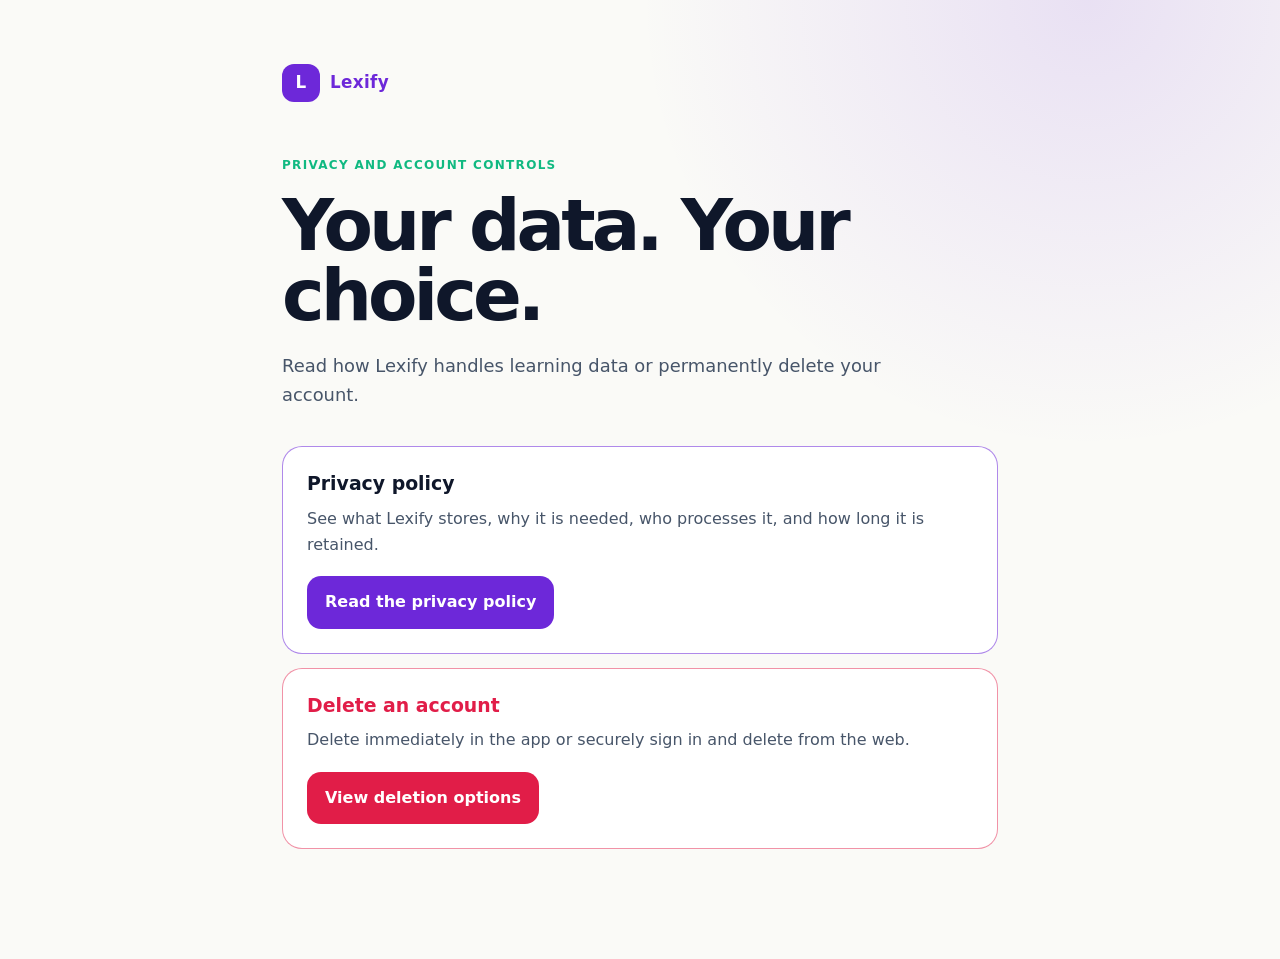
<file: public/index.html>
<!doctype html>
<html lang="en">
  <head>
    <meta charset="utf-8" />
    <meta name="viewport" content="width=device-width, initial-scale=1" />
    <meta name="description" content="Lexify privacy and account controls." />
    <title>Lexify &middot; Privacy and account controls</title>
    <link rel="stylesheet" href="legal.css" />
  </head>
  <body>
    <main>
      <div class="brand"><span class="brand-mark" aria-hidden="true">L</span> Lexify</div>
      <header>
        <div class="eyebrow">Privacy and account controls</div>
        <h1>Your data. Your choice.</h1>
        <p class="lede">Read how Lexify handles learning data or permanently delete your account.</p>
      </header>
      <section>
        <h2>Privacy policy</h2>
        <p>See what Lexify stores, why it is needed, who processes it, and how long it is retained.</p>
        <a class="button" href="privacy/">Read the privacy policy</a>
      </section>
      <section class="warning">
        <h2>Delete an account</h2>
        <p>Delete immediately in the app or securely sign in and delete from the web.</p>
        <a class="button danger" href="account-deletion/">View deletion options</a>
      </section>
    </main>
  </body>
</html>
</file>
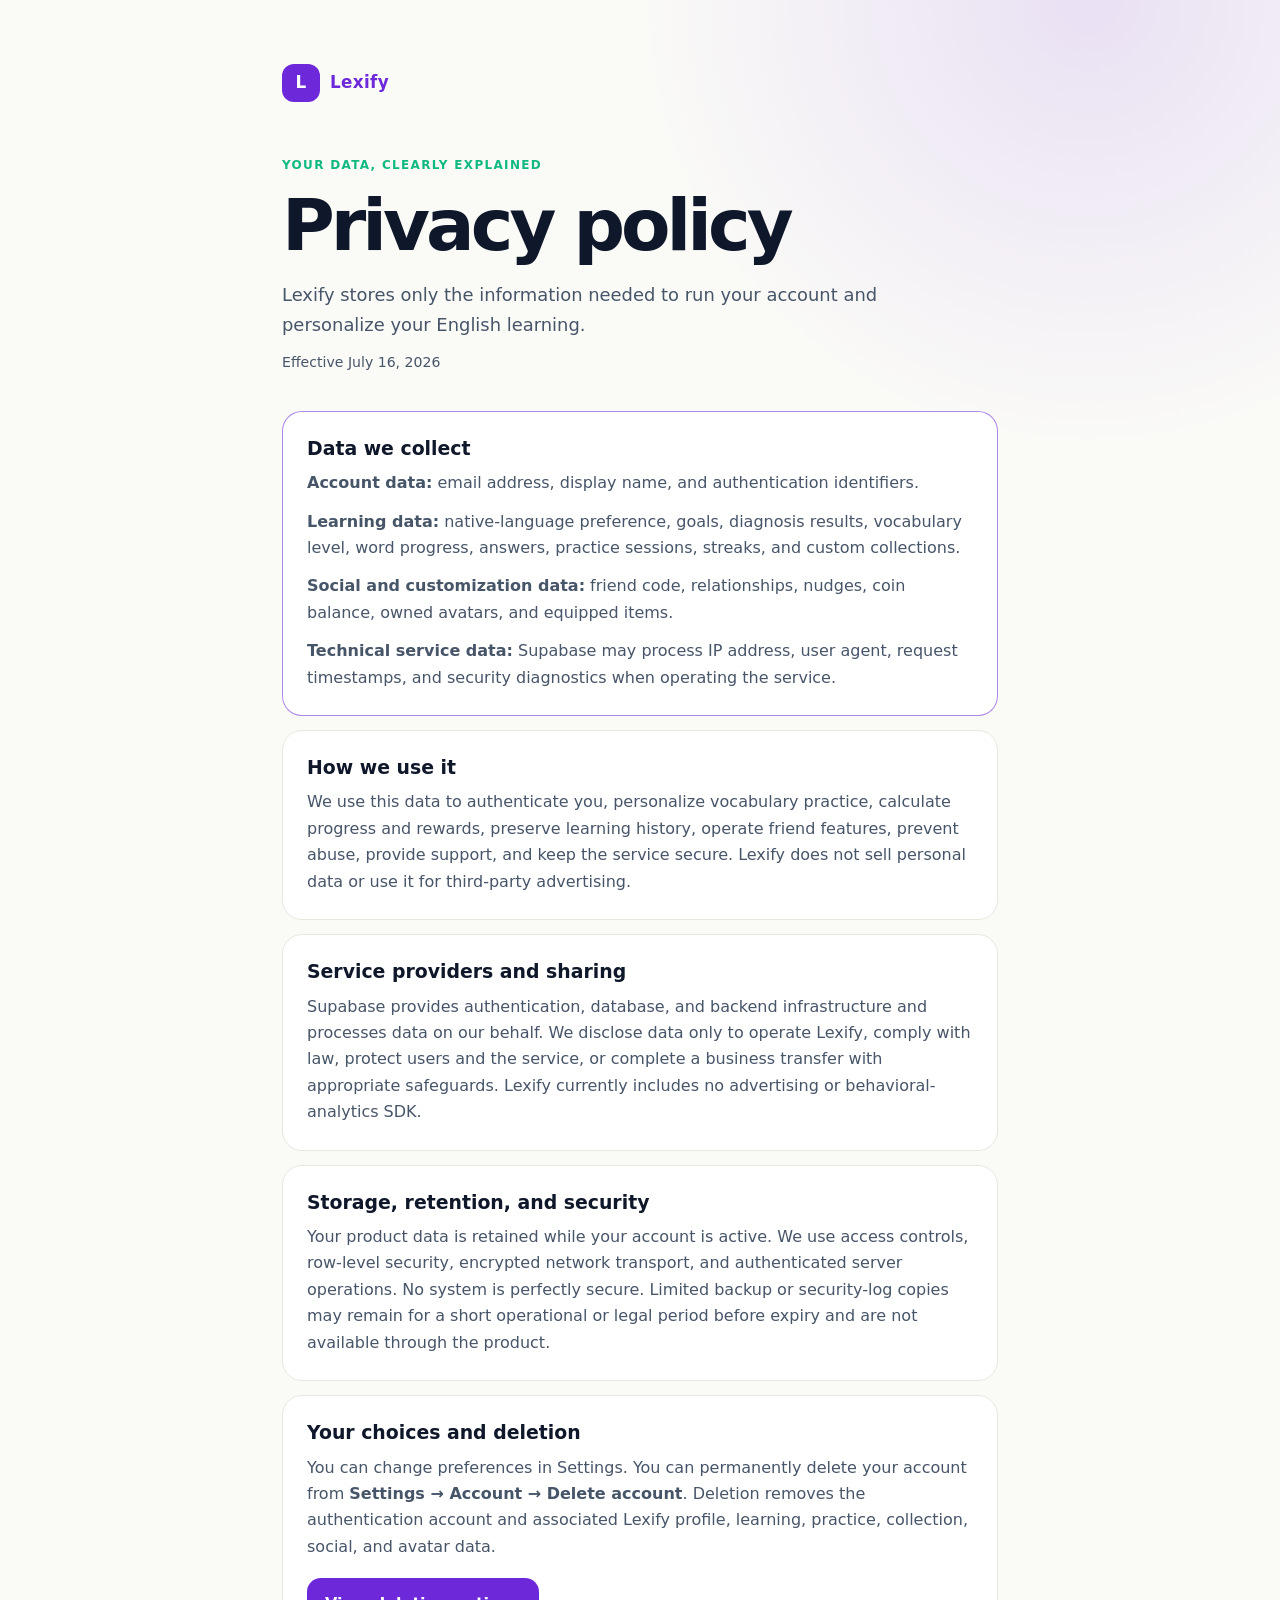
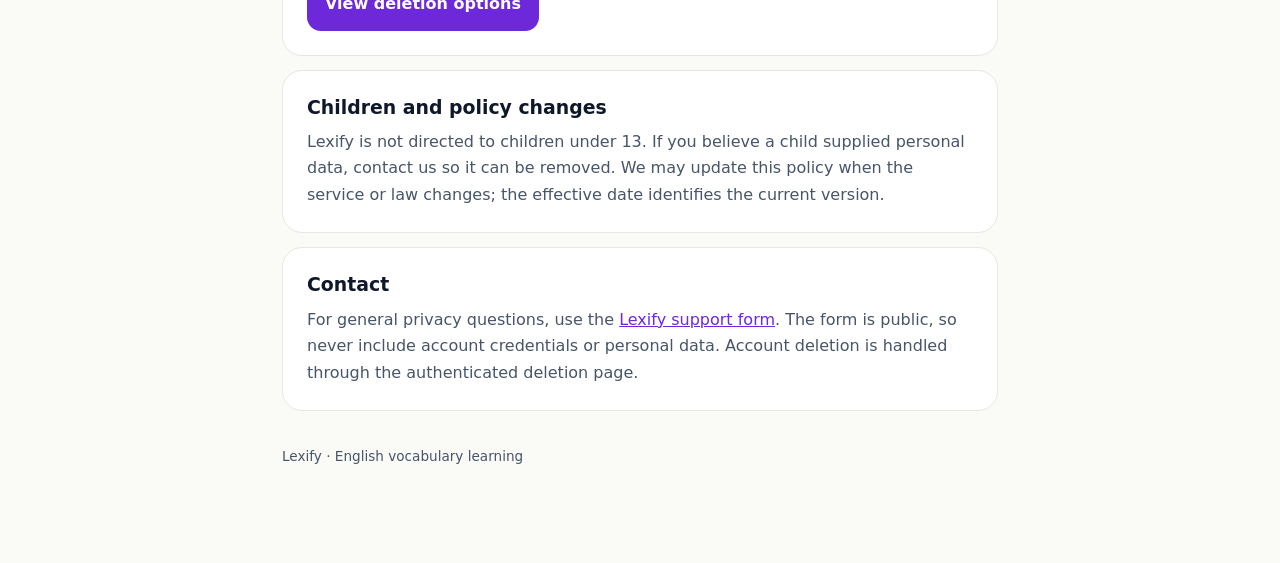
<file: public/privacy/index.html>
<!doctype html>
<html lang="en">
  <head>
    <meta charset="utf-8" />
    <meta name="viewport" content="width=device-width, initial-scale=1" />
    <meta name="description" content="Lexify privacy policy and data practices." />
    <title>Privacy Policy &middot; Lexify</title>
    <link rel="stylesheet" href="../legal.css" />
  </head>
  <body>
    <main>
      <div class="brand"><span class="brand-mark" aria-hidden="true">L</span> Lexify</div>
      <header>
        <div class="eyebrow">Your data, clearly explained</div>
        <h1>Privacy policy</h1>
        <p class="lede">Lexify stores only the information needed to run your account and personalize your English learning.</p>
        <p class="date">Effective July 16, 2026</p>
      </header>

      <section>
        <h2>Data we collect</h2>
        <p><strong>Account data:</strong> email address, display name, and authentication identifiers.</p>
        <p><strong>Learning data:</strong> native-language preference, goals, diagnosis results, vocabulary level, word progress, answers, practice sessions, streaks, and custom collections.</p>
        <p><strong>Social and customization data:</strong> friend code, relationships, nudges, coin balance, owned avatars, and equipped items.</p>
        <p><strong>Technical service data:</strong> Supabase may process IP address, user agent, request timestamps, and security diagnostics when operating the service.</p>
      </section>

      <section>
        <h2>How we use it</h2>
        <p>We use this data to authenticate you, personalize vocabulary practice, calculate progress and rewards, preserve learning history, operate friend features, prevent abuse, provide support, and keep the service secure. Lexify does not sell personal data or use it for third-party advertising.</p>
      </section>

      <section>
        <h2>Service providers and sharing</h2>
        <p>Supabase provides authentication, database, and backend infrastructure and processes data on our behalf. We disclose data only to operate Lexify, comply with law, protect users and the service, or complete a business transfer with appropriate safeguards. Lexify currently includes no advertising or behavioral-analytics SDK.</p>
      </section>

      <section>
        <h2>Storage, retention, and security</h2>
        <p>Your product data is retained while your account is active. We use access controls, row-level security, encrypted network transport, and authenticated server operations. No system is perfectly secure. Limited backup or security-log copies may remain for a short operational or legal period before expiry and are not available through the product.</p>
      </section>

      <section>
        <h2>Your choices and deletion</h2>
        <p>You can change preferences in Settings. You can permanently delete your account from <strong>Settings &rarr; Account &rarr; Delete account</strong>. Deletion removes the authentication account and associated Lexify profile, learning, practice, collection, social, and avatar data.</p>
        <a class="button" href="../account-deletion/">View deletion options</a>
      </section>

      <section>
        <h2>Children and policy changes</h2>
        <p>Lexify is not directed to children under 13. If you believe a child supplied personal data, contact us so it can be removed. We may update this policy when the service or law changes; the effective date identifies the current version.</p>
      </section>

      <section>
        <h2>Contact</h2>
        <p>For general privacy questions, use the <a href="https://github.com/Omrinabwani/lexify-support/issues/new?template=support.yml">Lexify support form</a>. The form is public, so never include account credentials or personal data. Account deletion is handled through the authenticated deletion page.</p>
      </section>

      <footer>Lexify &middot; English vocabulary learning</footer>
    </main>
  </body>
</html>
</file>
<file: public/legal.css>
:root {
  color-scheme: light dark;
  --canvas: #fafaf7;
  --surface: #ffffff;
  --ink: #0f172a;
  --muted: #475569;
  --border: #e8e8e0;
  --violet: #6d28d9;
  --mint: #10b981;
  --danger: #e11d48;
}

* { box-sizing: border-box; }

body {
  background:
    radial-gradient(circle at 85% 0%, rgba(109, 40, 217, 0.12), transparent 28rem),
    var(--canvas);
  color: var(--ink);
  font-family: Inter, ui-sans-serif, system-ui, -apple-system, BlinkMacSystemFont, "Segoe UI", sans-serif;
  line-height: 1.65;
  margin: 0;
}

main {
  margin: 0 auto;
  max-width: 760px;
  padding: 64px 22px 96px;
}

.brand {
  align-items: center;
  color: var(--violet);
  display: flex;
  font-size: 1.05rem;
  font-weight: 800;
  gap: 10px;
  letter-spacing: 0.02em;
}

.brand-mark {
  align-items: center;
  background: var(--violet);
  border-radius: 12px;
  color: white;
  display: inline-flex;
  height: 38px;
  justify-content: center;
  width: 38px;
}

header { margin: 54px 0 36px; }

.eyebrow {
  color: var(--mint);
  font-size: 0.75rem;
  font-weight: 800;
  letter-spacing: 0.11em;
  text-transform: uppercase;
}

h1 {
  font-size: clamp(2.35rem, 8vw, 4.5rem);
  letter-spacing: -0.055em;
  line-height: 0.98;
  margin: 14px 0 20px;
}

.lede { color: var(--muted); font-size: 1.12rem; max-width: 650px; }
.date { color: var(--muted); font-size: 0.88rem; }

section {
  background: var(--surface);
  border: 1px solid var(--border);
  border-radius: 20px;
  margin: 14px 0;
  padding: 24px;
}

section:first-of-type { border-color: rgba(109, 40, 217, 0.55); }
h2 { font-size: 1.18rem; line-height: 1.3; margin: 0 0 10px; }
p { color: var(--muted); margin: 0; }
p + p, ul + p, ol + p { margin-top: 12px; }
ul, ol { color: var(--muted); margin: 10px 0 0; padding-left: 22px; }

.warning { border-color: rgba(225, 29, 72, 0.48); }
.warning h2 { color: var(--danger); }

.button {
  background: var(--violet);
  border-radius: 14px;
  color: white;
  display: inline-block;
  font-weight: 800;
  margin-top: 18px;
  padding: 13px 18px;
  text-decoration: none;
}

.button.danger { background: var(--danger); }
.button:disabled { cursor: not-allowed; opacity: 0.55; }
a { color: var(--violet); }
footer { color: var(--muted); font-size: 0.85rem; margin-top: 34px; }

.legal-form {
  display: grid;
  gap: 10px;
  margin-top: 20px;
}

.legal-form label { color: var(--ink); font-weight: 750; }

.legal-form input {
  background: var(--canvas);
  border: 1px solid var(--border);
  border-radius: 12px;
  color: var(--ink);
  font: inherit;
  min-height: 48px;
  padding: 10px 12px;
}

.legal-form input:focus-visible, a:focus-visible, button:focus-visible {
  outline: 3px solid var(--mint);
  outline-offset: 3px;
}

.legal-form .button { border: 0; cursor: pointer; justify-self: start; }
.confirmation-panel { border-top: 1px solid var(--border); margin-top: 24px; padding-top: 22px; }
.signed-in-account { color: var(--ink); font-weight: 750; overflow-wrap: anywhere; }
.status-message { font-weight: 650; margin-top: 18px; min-height: 1.65em; }
.status-error { color: var(--danger); }
.status-success { color: #047857; }

@media (prefers-color-scheme: dark) {
  :root {
    --canvas: #0f1117;
    --surface: #1a1d29;
    --ink: #f8fafc;
    --muted: #cbd5e1;
    --border: #2d3142;
    --violet: #a78bfa;
    --mint: #34d399;
    --danger: #fb7185;
  }
  .brand-mark, .button { background: #7c3aed; }
  .button.danger { background: #be123c; }
  .status-success { color: #6ee7b7; }
}
</file>
